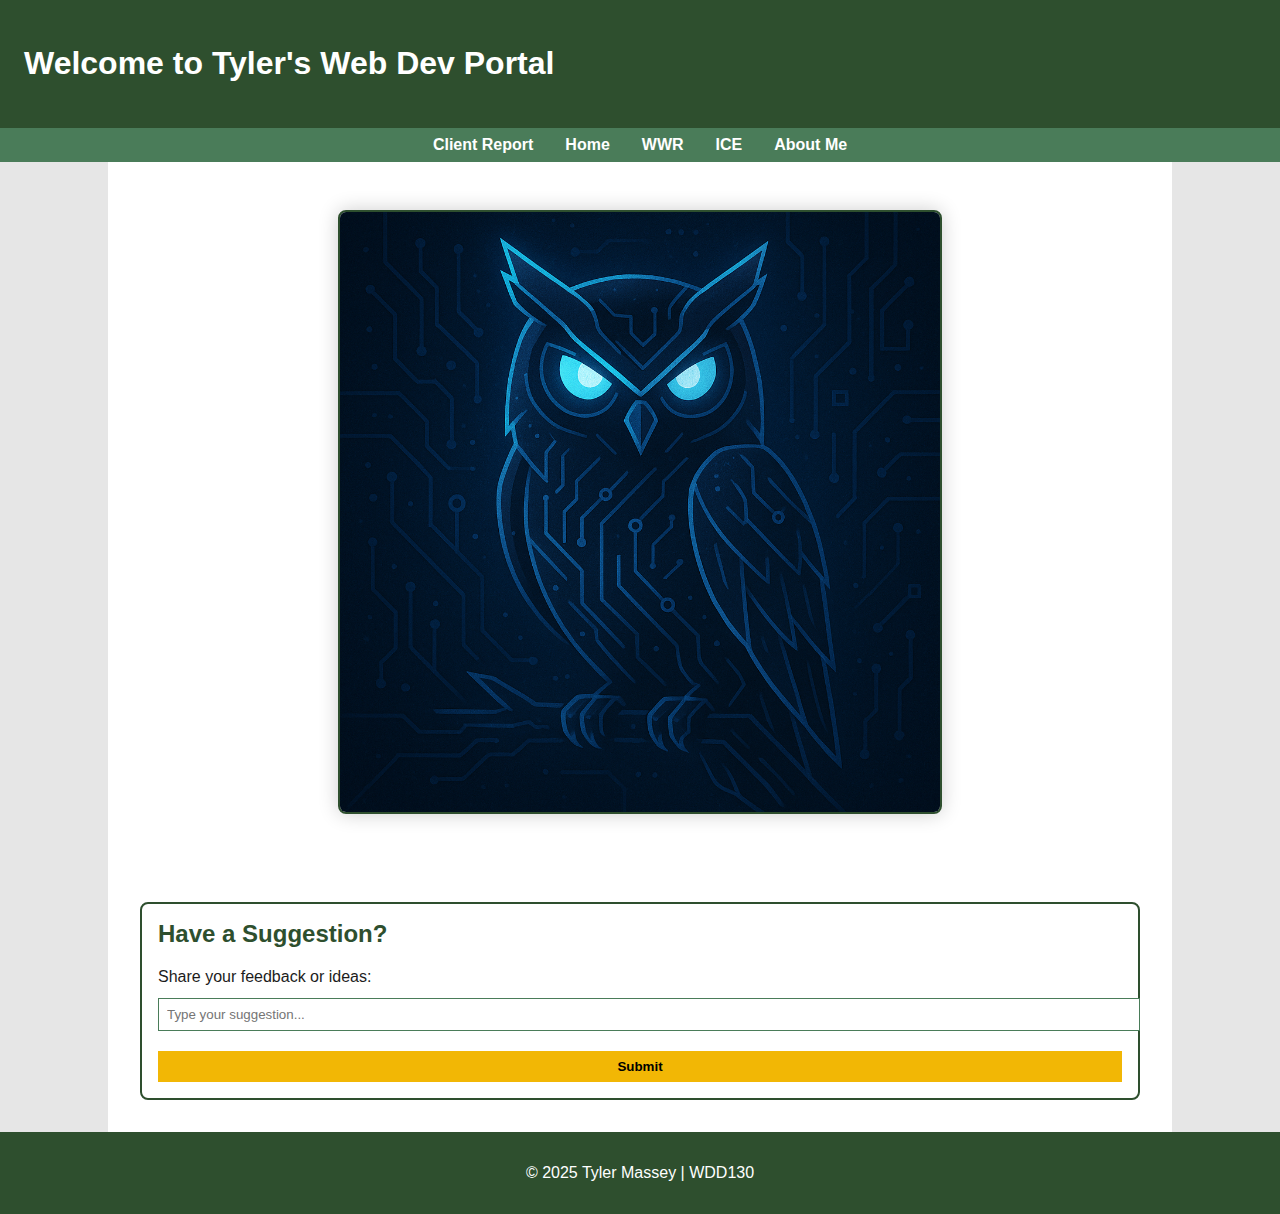
<file: index.html>
<!DOCTYPE html>
<html lang="en">
<head>
  <meta charset="UTF-8" />
  <meta name="viewport" content="width=device-width, initial-scale=1.0" />
  <title>Tyler Massey | WDD130 Portal</title>
  <link rel="stylesheet" href="styles/style.css" />
</head>
<body>
  <header>
    <h1>Welcome to Tyler's Web Dev Portal</h1>
  </header>

  <nav>
    <ul>
      <li><a href="wdd130/client_report.html">Client Report</a></li>
      <li><a href="index.html">Home</a></li>
      <li><a href="wwr/index.html">WWR</a></li>
      <li><a href="ICE/index.html">ICE</a></li>
      <li><a href="aboutme.html">About Me</a></li>
    </ul>
  </nav>

  <main>
    <section class="intro-banner">
      <img src="images/logo.png" alt="Circuit Owl Logo" />
    </section>


      </a>
    </div>
  </section>
      <section class="suggestion-box">
        <h2>Have a Suggestion?</h2>
        <form id="suggestionForm" onsubmit="handleSubmit(event)"> 
          <label for="suggestion">Share your feedback or ideas:</label>
          <input type="text" id="suggestion" name="suggestion" placeholder="Type your suggestion..." required />
          <button type="submit">Submit</button>
        </form>
      </section>

  </main>

  <footer>
    <p>&copy; 2025 Tyler Massey | WDD130</p>
  </footer>
</body>
</html>
</file>
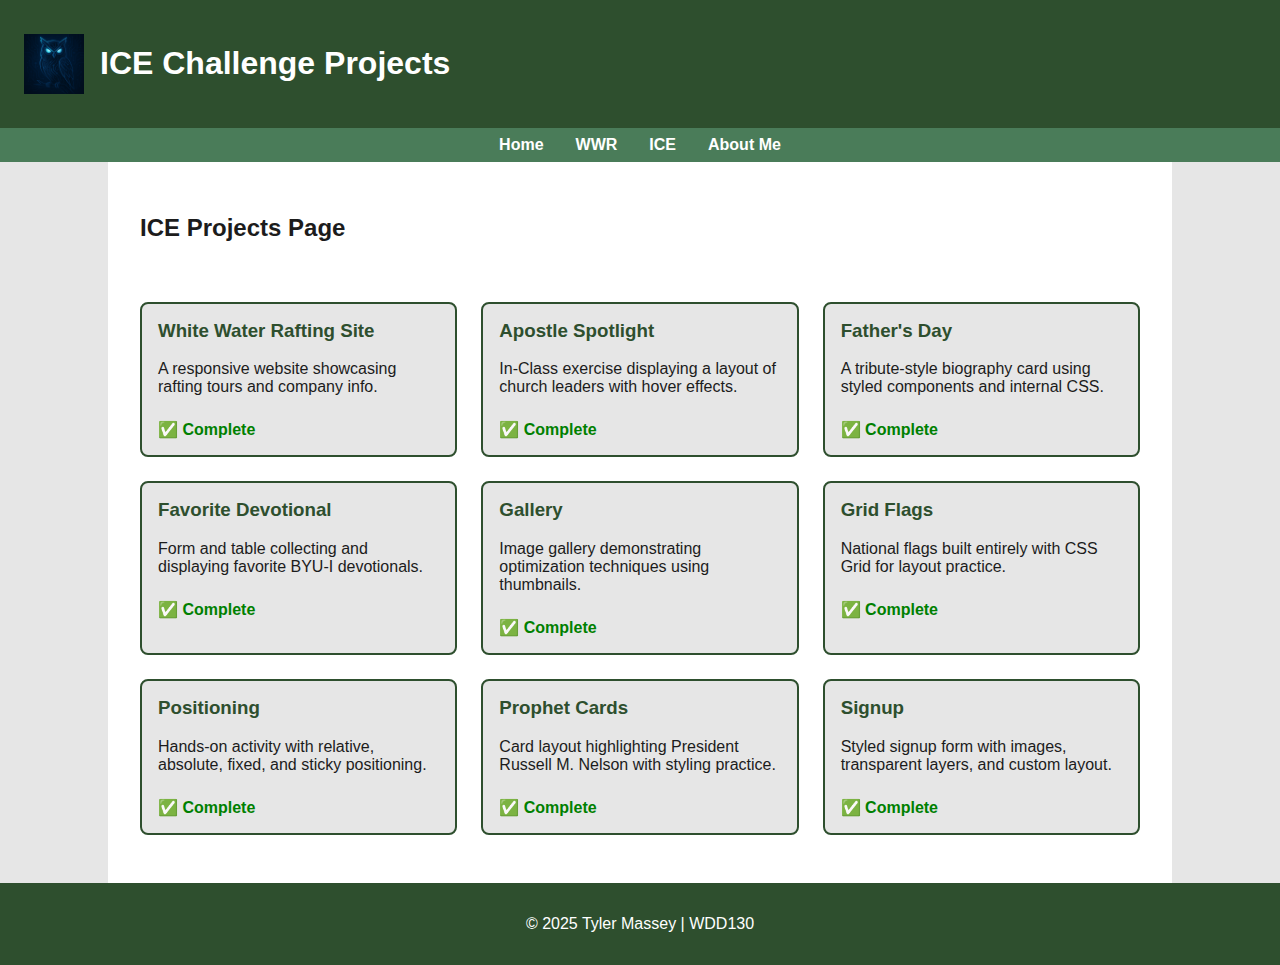
<file: ICE/index.html>
<!DOCTYPE html>
<html lang="en">
<head>
  <meta charset="UTF-8" />
  <meta name="viewport" content="width=device-width, initial-scale=1.0" />
  <title>ICE | Tyler Massey</title>
  <link rel="stylesheet" href="../styles/style.css" />
</head>
<body>
  <header>
    <img src="../images/logo.png" alt="Site Logo" />
    <h1>ICE Challenge Projects</h1>
  </header>

  <nav>
    <ul>
      <li><a href="../index.html">Home</a></li>
      <li><a href="../wwr/index.html">WWR</a></li>
      <li><a href="../ICE/index.html">ICE</a></li>
      <li><a href="../aboutme.html">About Me</a></li>
    </ul>
  </nav>

  <main>
  <h2>ICE Projects Page</h2>
<section class="projects">
  <div class="project-grid">

    <a href="../wwr/index.html" class="project-card">
      <h3>White Water Rafting Site</h3>
      <p>A responsive website showcasing rafting tours and company info.</p>
      <span class="status complete">✅ Complete</span>
    </a>

    <a href="apostle_spotlight/apostle_spotlight/apostles.html" target="_blank" class="project-card">
      <h3>Apostle Spotlight</h3>
      <p>In-Class exercise displaying a layout of church leaders with hover effects.</p>
      <span class="status complete">✅ Complete</span>
    </a>

    <a href="fathersday/fathersday/index.html" target="_blank" class="project-card">
      <h3>Father's Day</h3>
      <p>A tribute-style biography card using styled components and internal CSS.</p>
      <span class="status complete">✅ Complete</span>
    </a>

    <a href="favorite_devo/favorite_devo/favdevo.html" target="_blank" class="project-card">
      <h3>Favorite Devotional</h3>
      <p>Form and table collecting and displaying favorite BYU-I devotionals.</p>
      <span class="status complete">✅ Complete</span>
    </a>

    <a href="gallery/gallery/gallery.html" target="_blank" class="project-card">
      <h3>Gallery</h3>
      <p>Image gallery demonstrating optimization techniques using thumbnails.</p>
      <span class="status complete">✅ Complete</span>
    </a>

    <a href="grid_flags/grid_flags/flags.html" target="_blank" class="project-card">
      <h3>Grid Flags</h3>
      <p>National flags built entirely with CSS Grid for layout practice.</p>
      <span class="status complete">✅ Complete</span>
    </a>

    <a href="positioning/positioning/positioning.html" target="_blank" class="project-card">
      <h3>Positioning</h3>
      <p>Hands-on activity with relative, absolute, fixed, and sticky positioning.</p>
      <span class="status complete">✅ Complete</span>
    </a>

    <a href="prophet_cards/nelson.html" target="_blank" class="project-card">
      <h3>Prophet Cards</h3>
      <p>Card layout highlighting President Russell M. Nelson with styling practice.</p>
      <span class="status complete">✅ Complete</span>
    </a>

    <a href="signup/signup/signup.html" target="_blank" class="project-card">
      <h3>Signup</h3>
      <p>Styled signup form with images, transparent layers, and custom layout.</p>
      <span class="status complete">✅ Complete</span>
    </a>

  </div>
</section>

  </main>

  <footer>
    <p>&copy; 2025 Tyler Massey | WDD130</p>
  </footer>
</body>
</html>
</file>
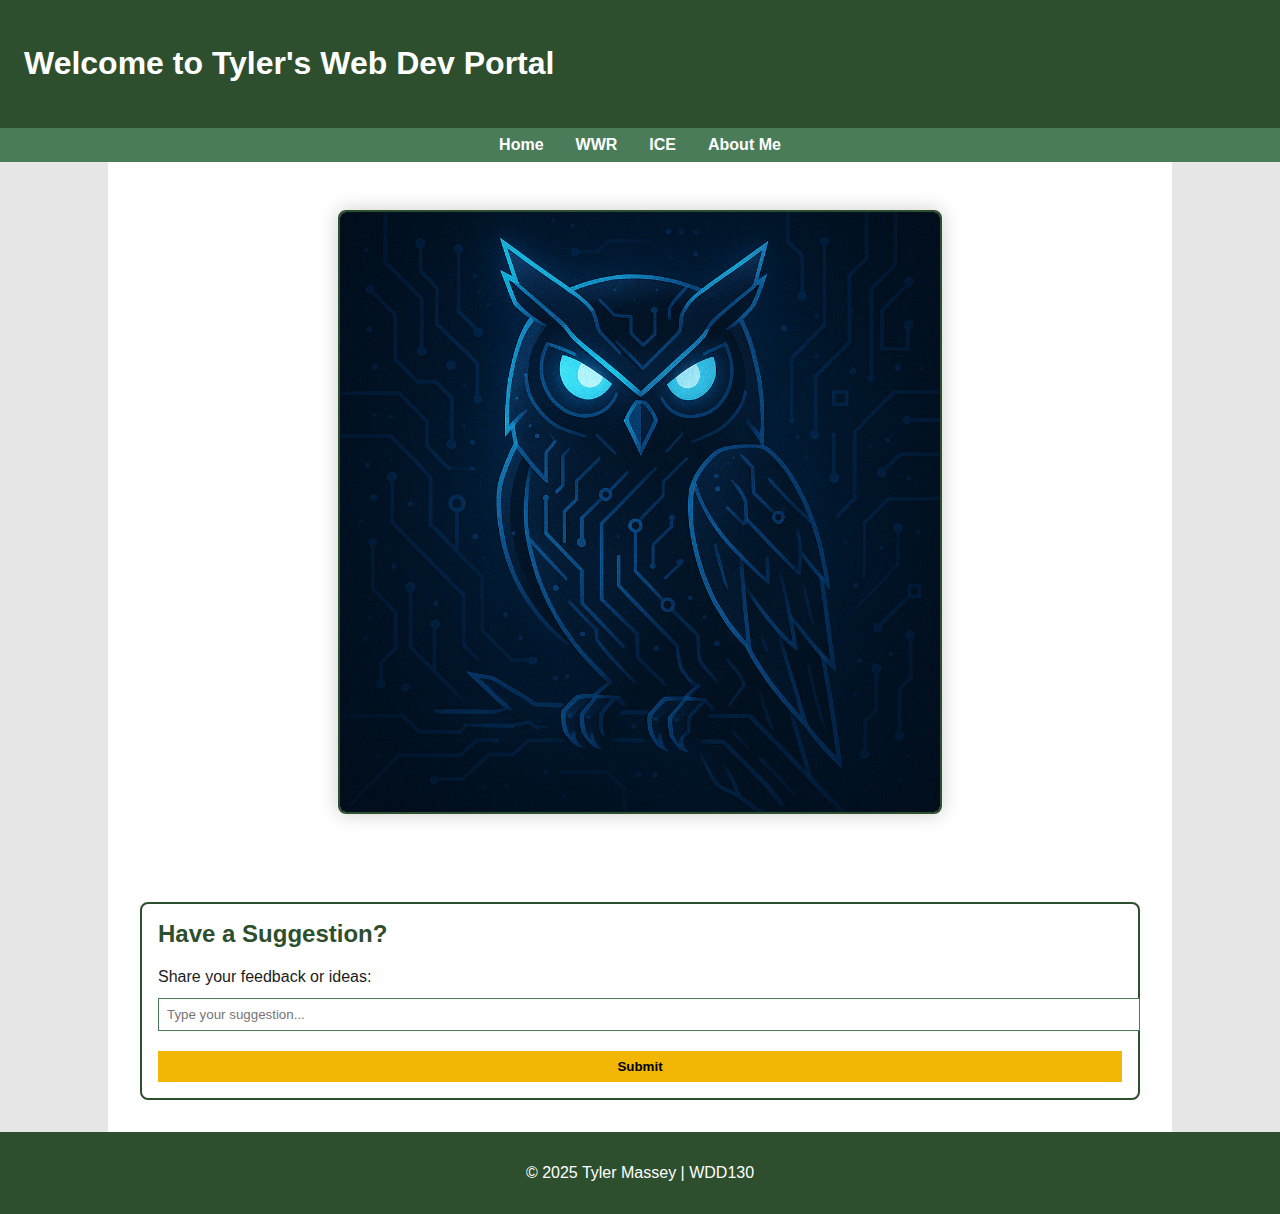
<file: wdd130/index.html>
<!DOCTYPE html>
<html lang="en">
<head>
  <meta charset="UTF-8" />
  <meta name="viewport" content="width=device-width, initial-scale=1.0" />
  <title>Tyler Massey | WDD130 Portal</title>
  <link rel="stylesheet" href="styles/style.css" />
</head>
<body>
  <header>
    <h1>Welcome to Tyler's Web Dev Portal</h1>
  </header>

  <nav>
    <ul>
      <li><a href="../index.html">Home</a></li>
      <li><a href="/wwr/index.html">WWR</a></li>
      <li><a href="../ICE/index.html">ICE</a></li>
      <li><a href="../aboutme.html">About Me</a></li>
    </ul>
  </nav>

  <main>
    <section class="intro-banner">
      <img src="images/logo.png" alt="Circuit Owl Logo" />
    </section>


      </a>
    </div>
  </section>
      <section class="suggestion-box">
        <h2>Have a Suggestion?</h2>
        <form id="suggestionForm" onsubmit="handleSubmit(event)"> 
          <label for="suggestion">Share your feedback or ideas:</label>
          <input type="text" id="suggestion" name="suggestion" placeholder="Type your suggestion..." required />
          <button type="submit">Submit</button>
        </form>
      </section>

  </main>

  <footer>
    <p>&copy; 2025 Tyler Massey | WDD130</p>
  </footer>
</body>
</html>
</file>
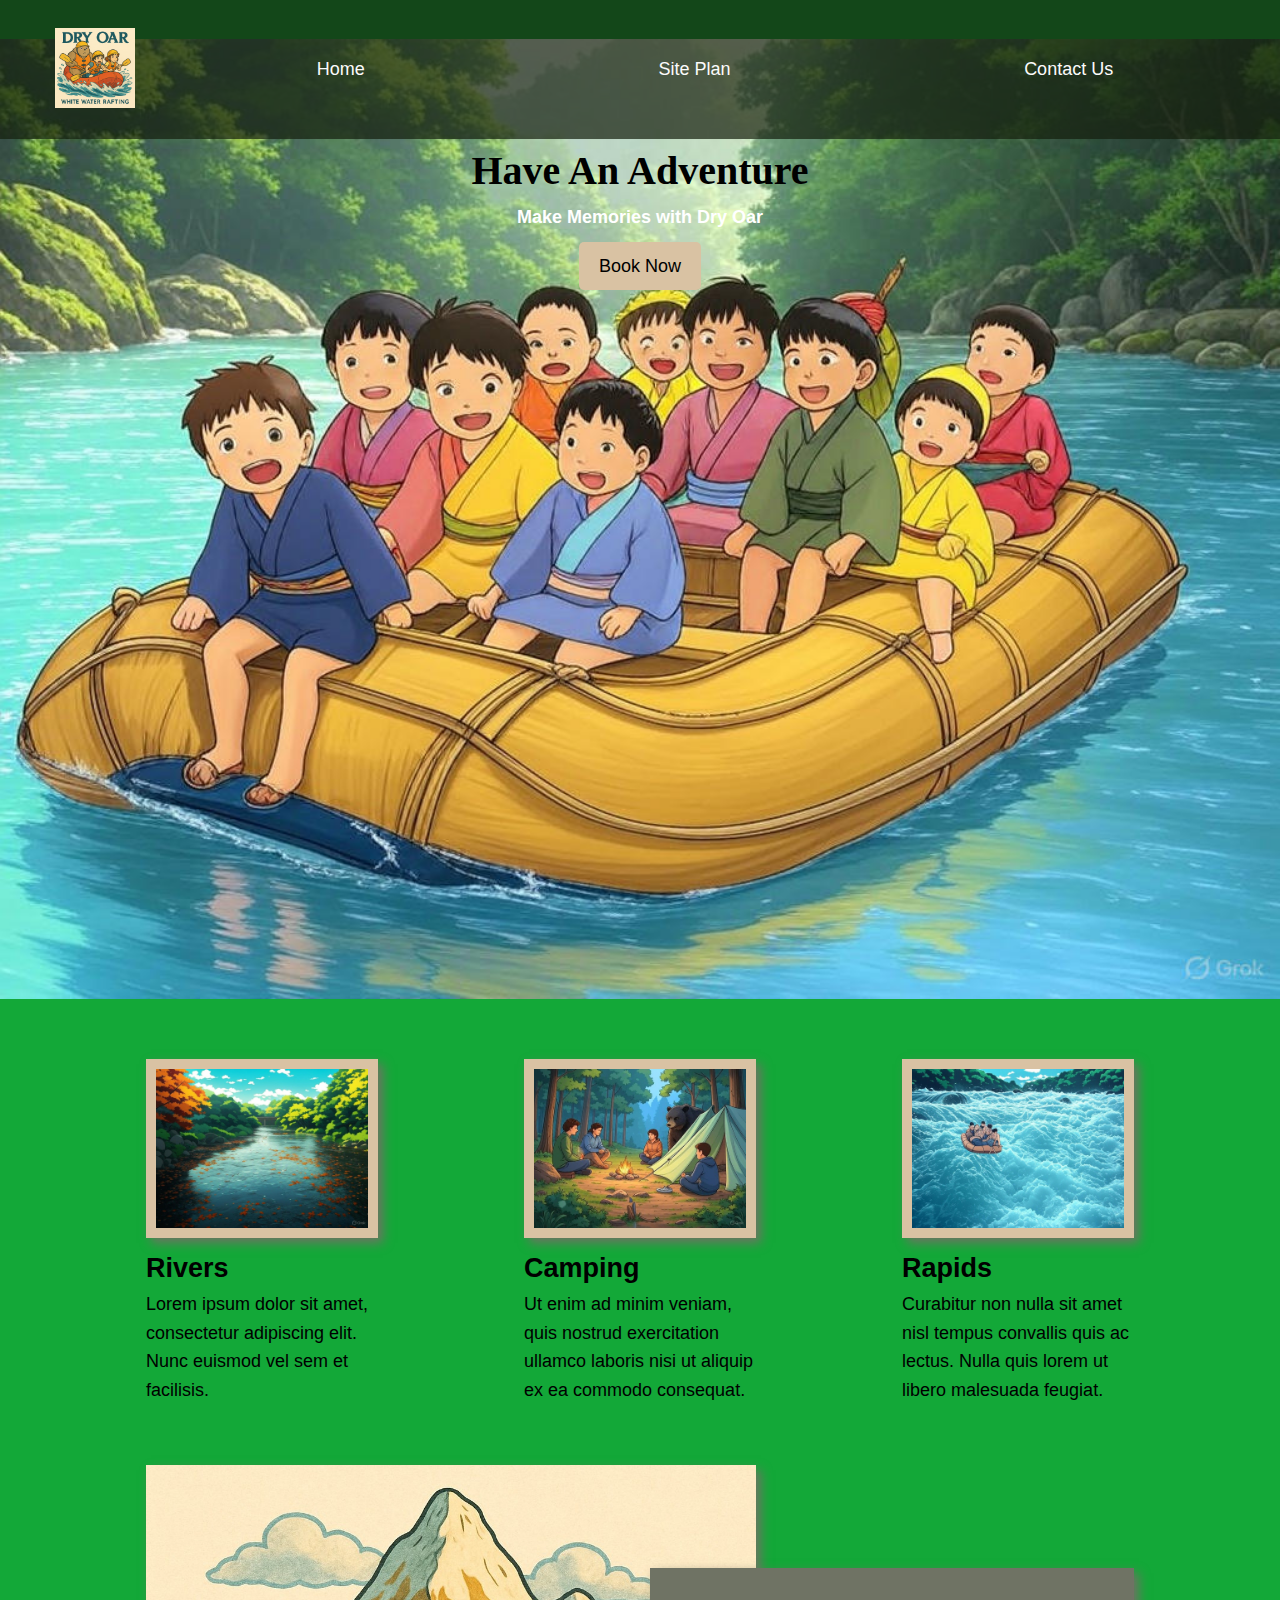
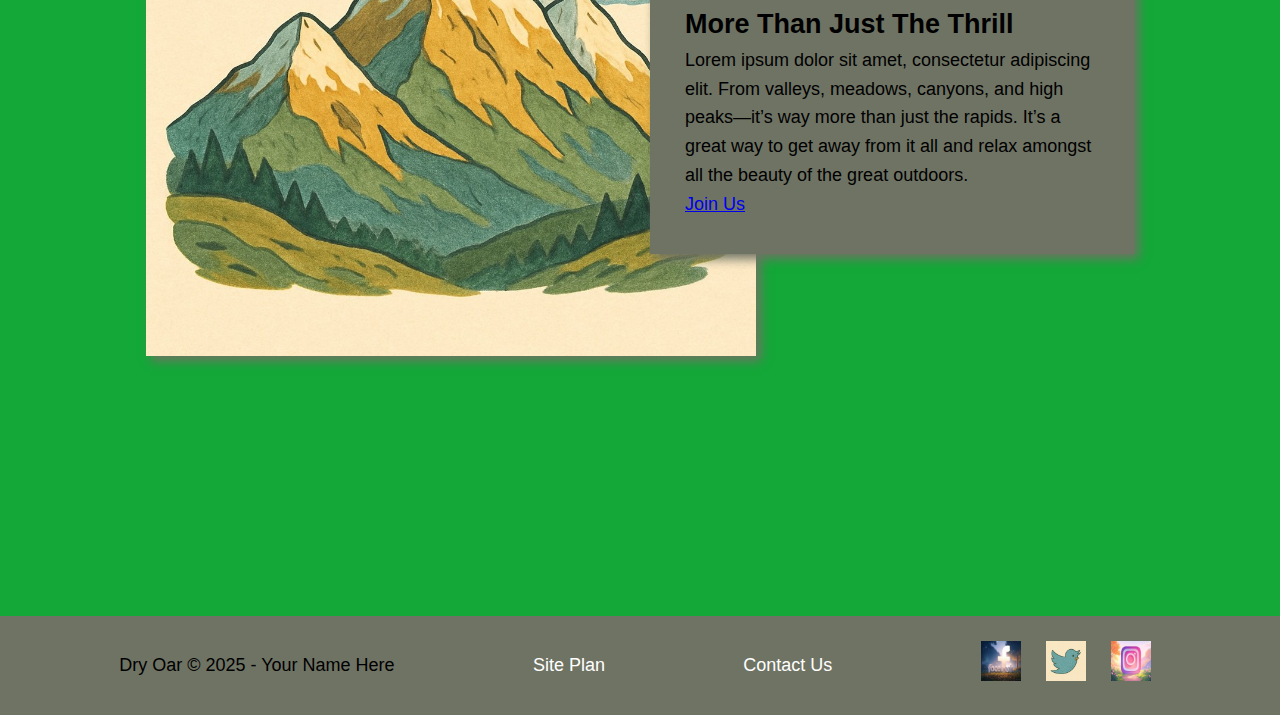
<file: wwr/index.html>
<!DOCTYPE html>
<html lang="en">
<head>
  <meta charset="UTF-8">
  <meta name="viewport" content="width=device-width, initial-scale=1.0">
  <title>Dry Oar | Home</title>
  <link rel="stylesheet" href="styles/styles.css">
</head>
<body>
  <header>
    <a id="logo_link" href="index.html">
      <img class="logo" src="images/logo.png" alt="Dry Oar Logo">
    </a>
    <nav>
      <a href="../index.html">Home</a>
      <a href="site-plan-rafting.html"target='_blank'>Site Plan</a>
      <a href="contactus.html" target="_blank">Contact Us</a>
    </nav>
  </header>

  <div id="hero">
    <div id="hero-box">
      <img id="hero-img" src="images/rafting.png.jpg" alt="People enjoying white water rafting">
    </div>
    <section id="hero-msg">
      <h1 class="home-title">Have An Adventure</h1>
      <h4>Make Memories with Dry Oar</h4>
      <div class="button-box">
        <a class="book" href="contactus.html">Book Now</a>
      </div>
    </section>
  </div>

  <main class="home-grid">
    <section class="rivers-card">
      <img class="card-img" src="images/rivers.jpg" alt="river in forest">
      <h2>Rivers</h2>
      <p>Lorem ipsum dolor sit amet, consectetur adipiscing elit. Nunc euismod vel sem et facilisis.</p>
    </section>

    <section class="camping-card">
      <img class="card-img" src="images/camping.jpg" alt="tent in mountains">
      <h2>Camping</h2>
      <p>Ut enim ad minim veniam, quis nostrud exercitation ullamco laboris nisi ut aliquip ex ea commodo consequat.</p>
    </section>

    <section class="rapids-card">
      <img class="card-img" src="images/rapids.jpg" alt="rafting boat">
      <h2>Rapids</h2>
      <p>Curabitur non nulla sit amet nisl tempus convallis quis ac lectus. Nulla quis lorem ut libero malesuada feugiat.</p>
    </section>

    <div id="background"></div>
    <img class="mountains" src="images/mountains.jpg" alt="Misty mountains">

    <section class="msg">
      <h2>More Than Just The Thrill</h2>
      <p>Lorem ipsum dolor sit amet, consectetur adipiscing elit. From valleys, meadows, canyons, and high peaks—it’s way more than just the rapids.
      It’s a great way to get away from it all and relax amongst all the beauty of the great outdoors.</p>
      <a class="join" href="rivers.html">Join Us</a>
    </section>
  </main>

  <footer>
    <p>Dry Oar © 2025 - Your Name Here</p>
    <p><a href="site-plan-rafting.html">Site Plan</a></p>
    <p><a href="contactus.html">Contact Us</a></p>
    <div class="social">
      <a href="https://facebook.com" target="_blank">
        <img src="images/facebook.jpg" alt="fb icon">
      </a>
      <a href="https://twitter.com" target="_blank">
        <img src="images/twitter.png" alt="twitter icon">
      </a>
      <a href="https://instagram.com" target="_blank">
        <img src="images/instagram.jpg" alt="instagram icon">
      </a>
    </div>
  </footer>
</body>
</html>
</file>
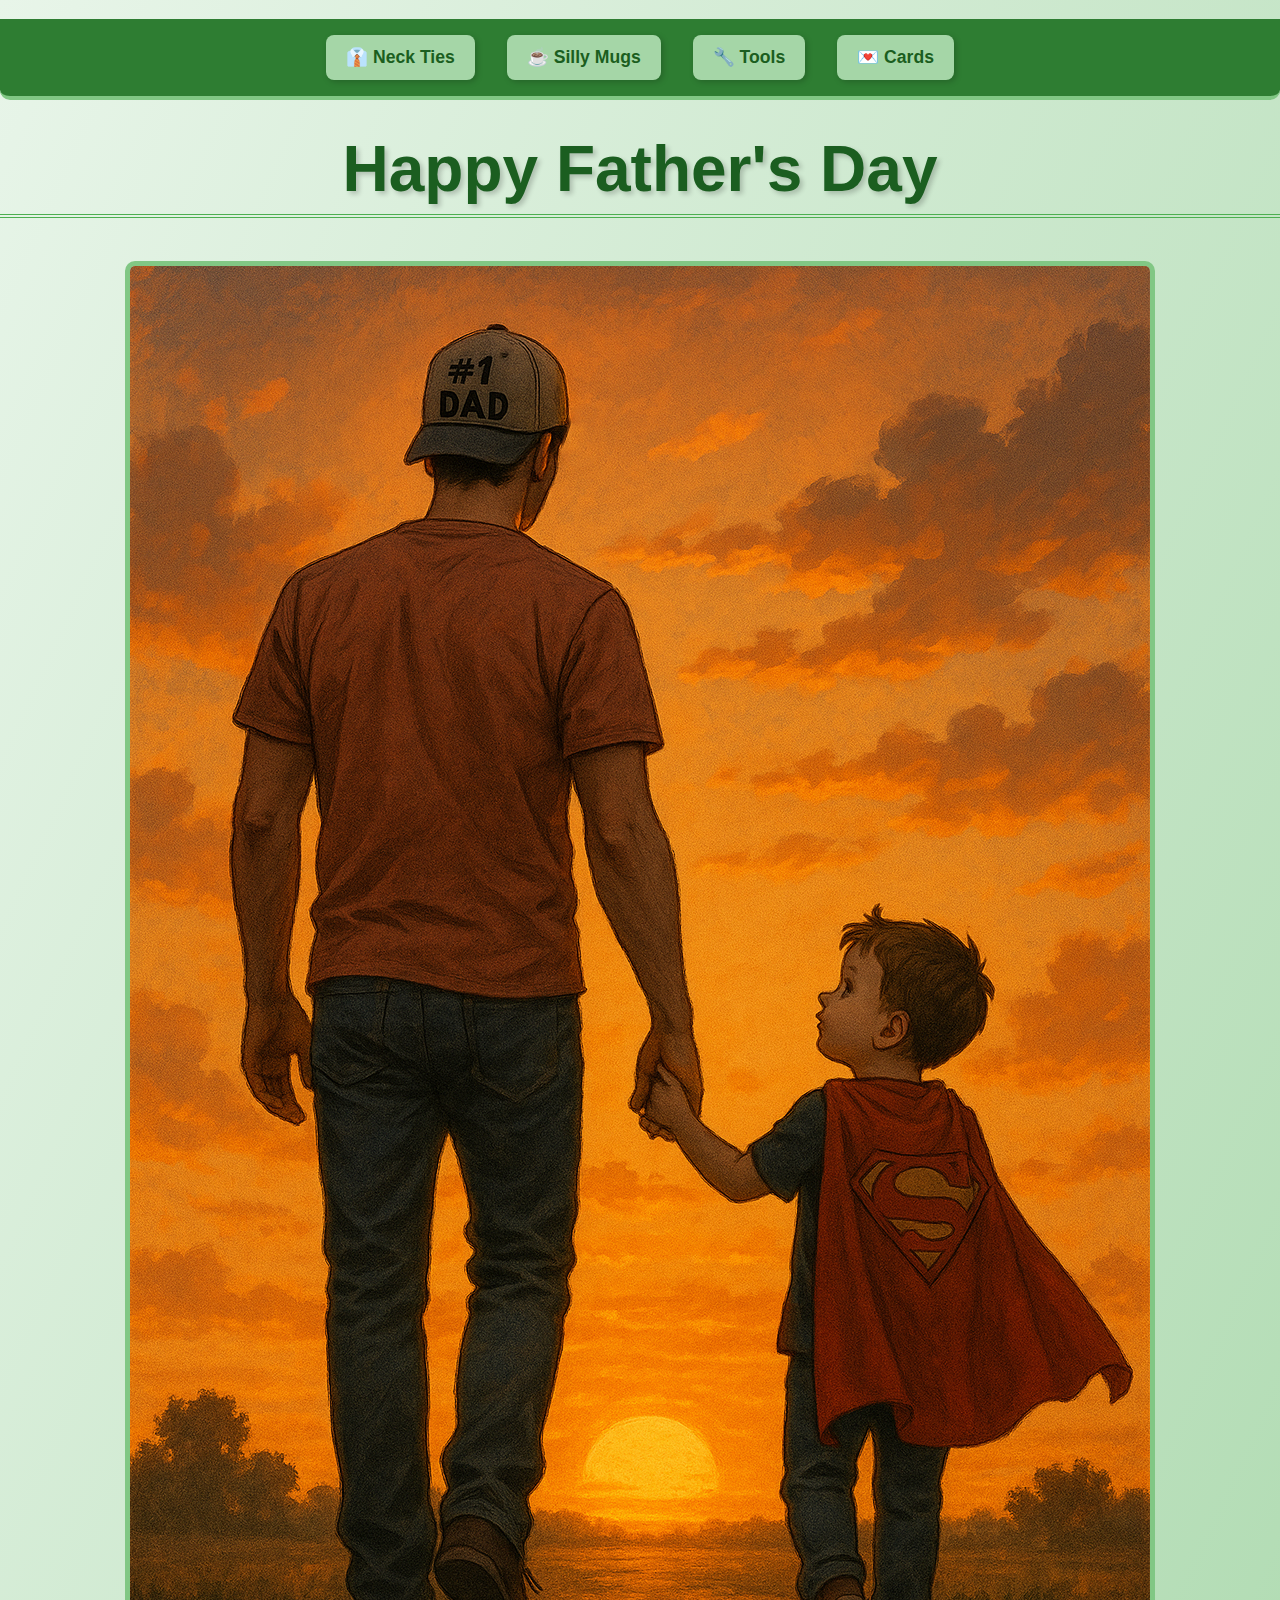
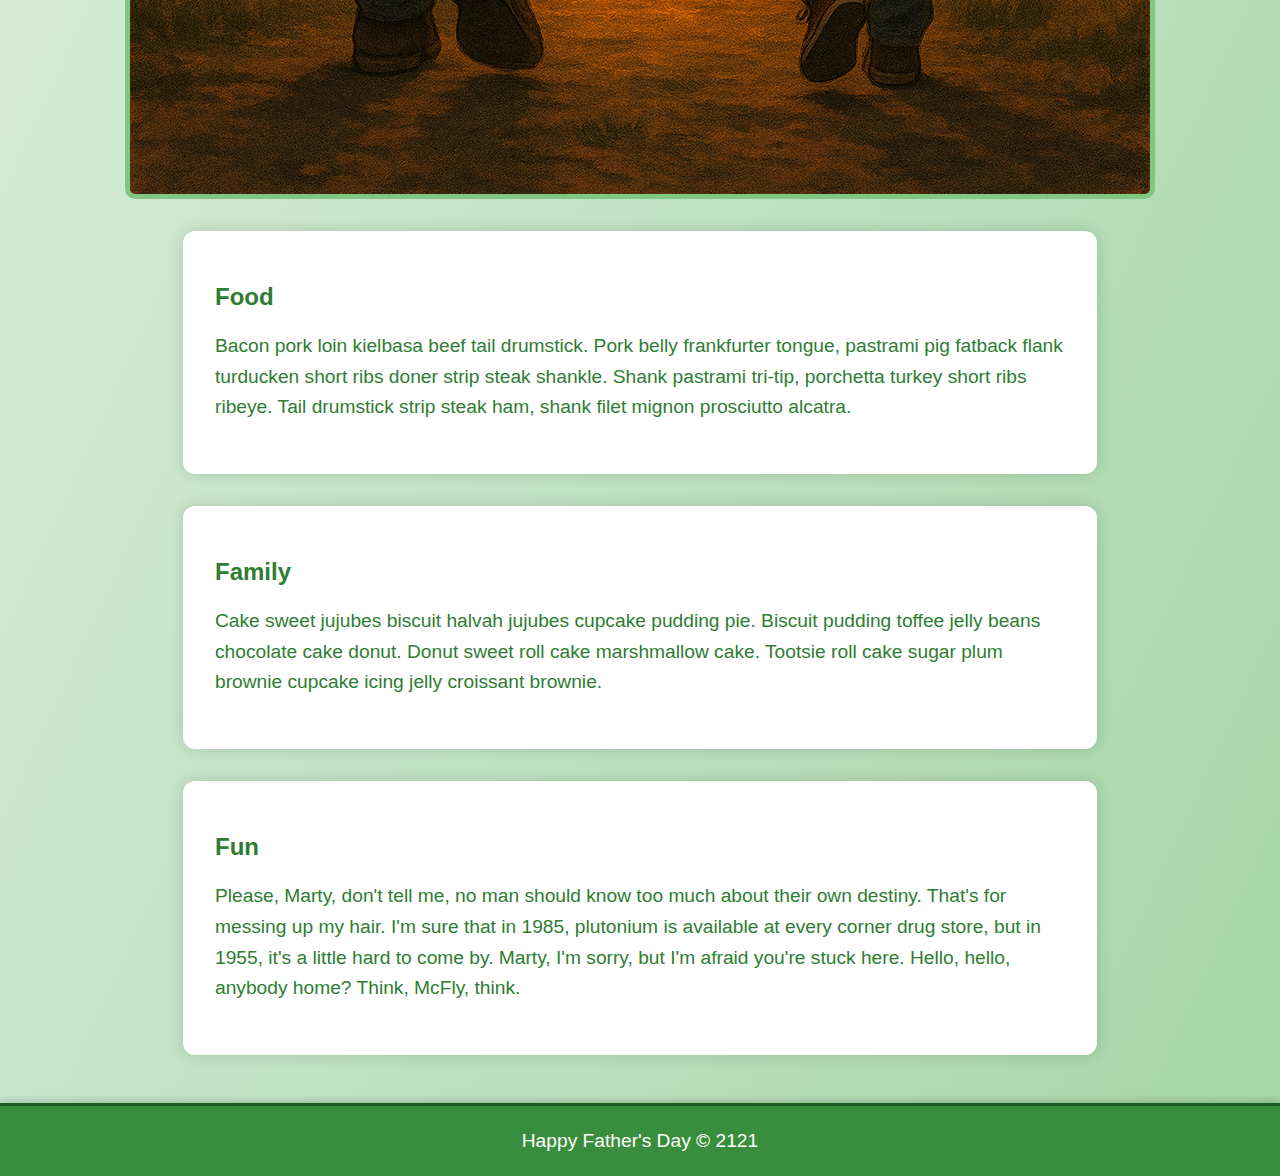
<file: ICE/fathersday/fathersday/index.html>
<!DOCTYPE html>
<html lang="en">

<head>
    <meta charset="UTF-8">
    <meta name="viewport" content="width=device-width, initial-scale=1.0">
    <title>Father's Day Page</title>
    <link rel="stylesheet" href="styles/styles.css">
</head>

<body>
    <div id="wrapper">
        <header>
            <nav>
                <ul>
                    <li>Neck Ties</li>
                    <li>Silly Mugs</li>
                    <li>Tools</li>
                    <li>Cards</li>
                </ul>
            </nav>
        </header>
        <main>
            <h1>Happy Father's Day</h1>
            <img src="images/fathersday.png">
            <section>
                <h2>Food</h2>
                <p>Bacon pork loin kielbasa beef tail drumstick. Pork belly frankfurter tongue,
                     pastrami pig fatback flank turducken short ribs doner strip steak shankle.
                      Shank pastrami tri-tip, porchetta turkey short ribs ribeye. 
                      Tail drumstick strip steak ham, shank filet mignon prosciutto alcatra. </p>
            </section>
            <section>
                <h2>Family</h2>
                <p>Cake sweet jujubes biscuit halvah jujubes cupcake pudding pie. Biscuit
                    pudding toffee jelly beans chocolate cake donut. Donut sweet roll cake
                    marshmallow cake. Tootsie roll cake sugar plum brownie cupcake icing
                    jelly croissant brownie.</p>
            </section>
            <section>
                <h2>Fun</h2>
                <p>Please, Marty, don't tell me, no man should know too much about their own
                     destiny. That's for messing up my hair. I'm sure that in 1985, 
                     plutonium is available at every corner drug store, but in 1955, 
                     it's a little hard to come by. Marty, I'm sorry, but I'm afraid 
                     you're stuck here. Hello, hello, anybody home? Think, McFly, think. 
                     </p>
            </section>
        </main>
        <footer>
            Happy Father's Day &copy; 2121
        </footer>
    </div>
</body>

</html>
</file>
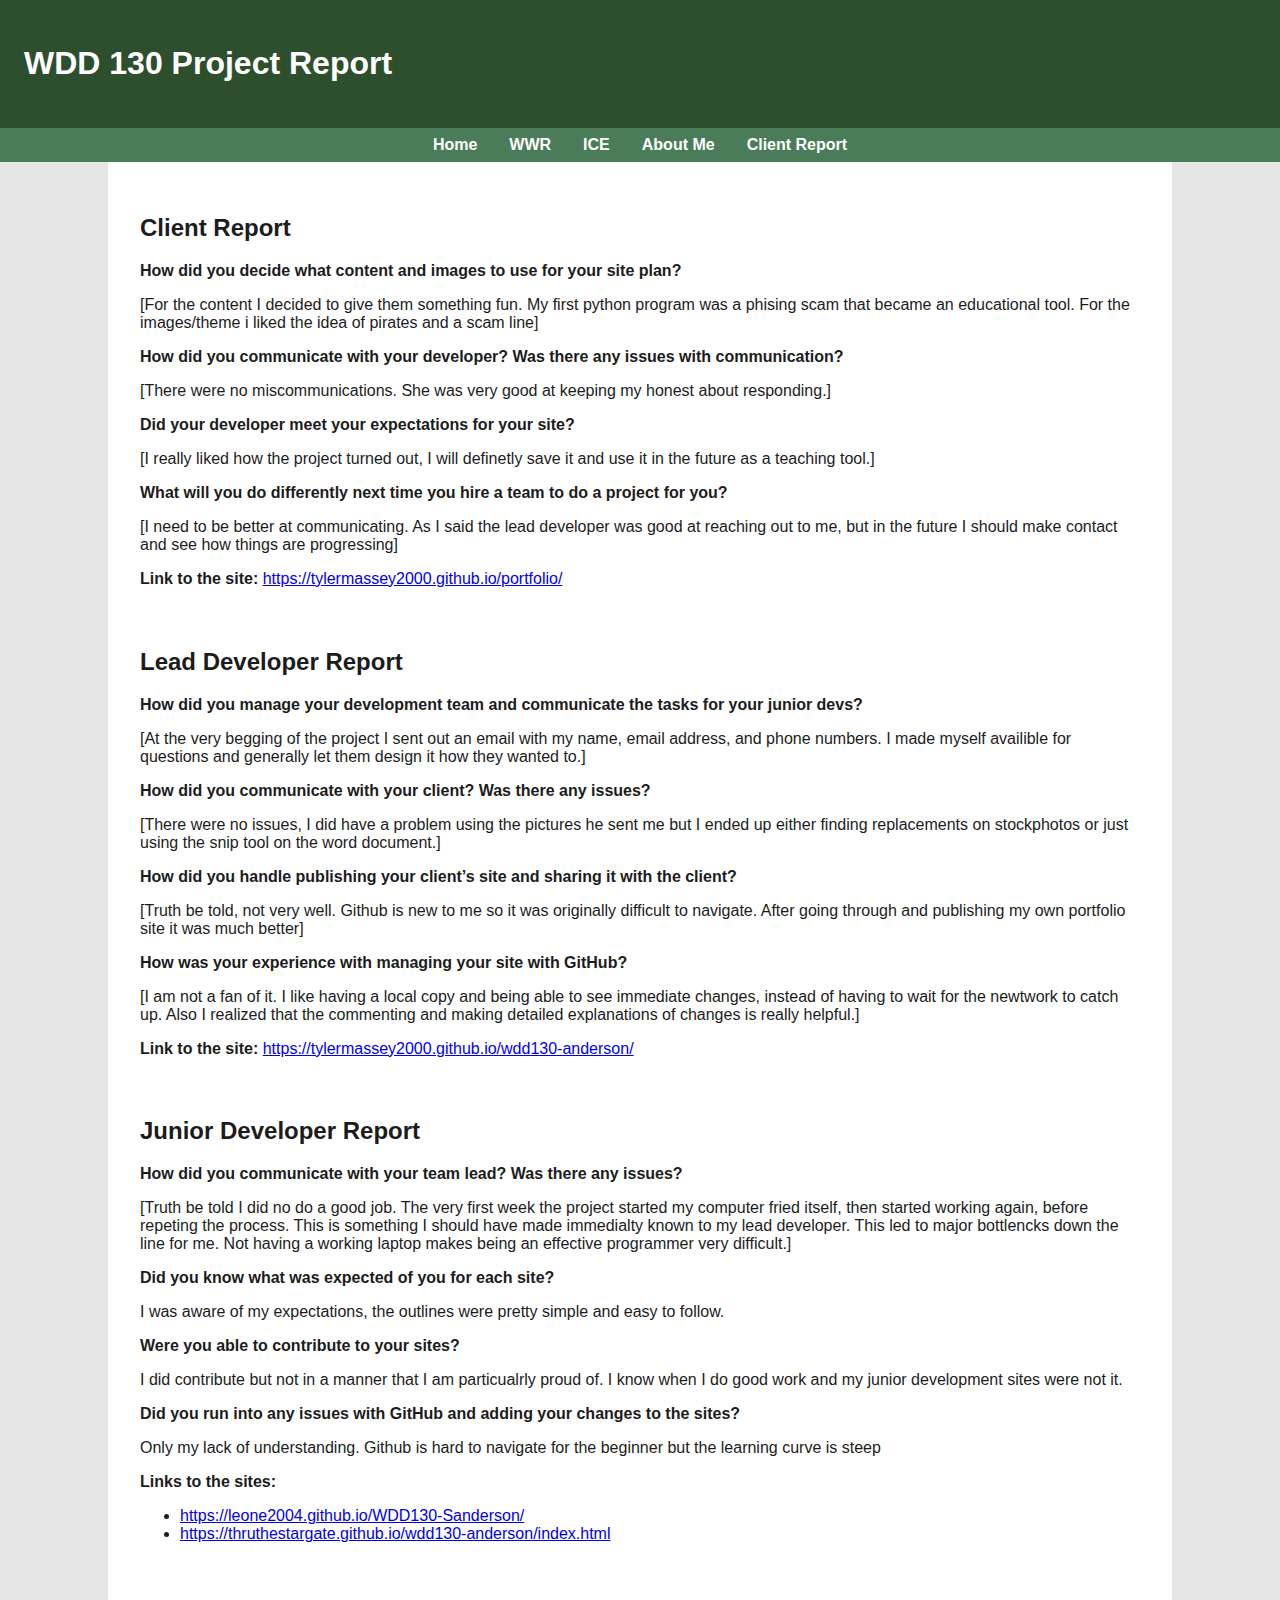
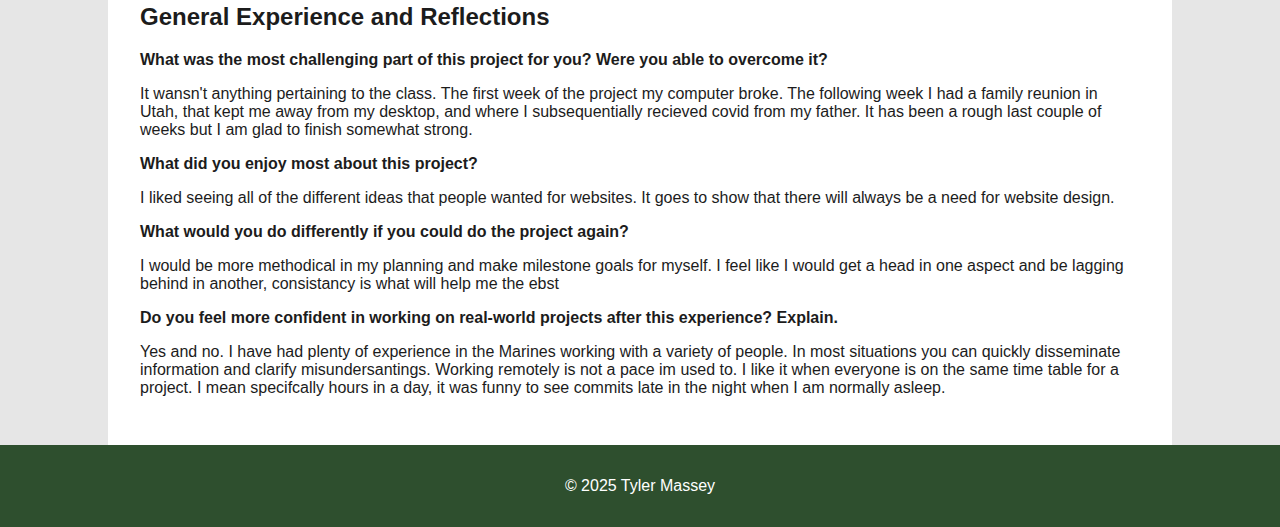
<file: client_report.html>
<!DOCTYPE html>
<html lang="en">
<head>
  <meta charset="UTF-8" />
  <meta name="viewport" content="width=device-width, initial-scale=1.0" />
  <title>Client Report</title>
  <link rel="stylesheet" href="styles/style.css" />
</head>
<body>
  <header>
    <h1>WDD 130 Project Report</h1>
  </header>

<nav>
  <ul>
    <li><a href="index.html">Home</a></li>
    <li><a href="WWR/index.html">WWR</a></li>
    <li><a href="ICE/index.html">ICE</a></li>
    <li><a href="aboutme.html">About Me</a></li>
    <li><a href="client_report.html">Client Report</a></li>
  </ul>
</nav>
  
  <main>
    <section>
      <h2>Client Report</h2>
      <p><strong>How did you decide what content and images to use for your site plan?</strong></p>
      <p>[For the content I decided to give them something fun. My first python program was a phising scam that became an educational tool. For the images/theme i liked the idea of pirates and a scam line]</p>

      <p><strong>How did you communicate with your developer? Was there any issues with communication?</strong></p>
      <p>[There were no miscommunications. She was very good at keeping my honest about responding.]</p>

      <p><strong>Did your developer meet your expectations for your site?</strong></p>
      <p>[I really liked how the project turned out, I will definetly save it and use it in the future as a teaching tool.]</p>

      <p><strong>What will you do differently next time you hire a team to do a project for you?</strong></p>
      <p>[I need to be better at communicating. As I said the lead developer was good at reaching out to me, but in the future I should make contact and see how things are progressing]</p>

      <p><strong>Link to the site:</strong> <a href="https://tylermassey2000.github.io/portfolio/">https://tylermassey2000.github.io/portfolio/</a></p>
    </section>

    <section>
      <h2>Lead Developer Report</h2>
      <p><strong>How did you manage your development team and communicate the tasks for your junior devs?</strong></p>
      <p>[At the very begging of the project I sent out an email with my name, email address, and phone numbers. I made myself availible for questions and generally let them design it how they wanted  to.]</p>

      <p><strong>How did you communicate with your client? Was there any issues?</strong></p>
      <p>[There were no issues, I did have a problem using the pictures he sent me but I ended up either finding replacements on stockphotos or just using the snip tool on the word document.]</p>

      <p><strong>How did you handle publishing your client’s site and sharing it with the client?</strong></p>
      <p>[Truth be told, not very well. Github is new to me so it was originally difficult to navigate. After going through and publishing my own portfolio site it was much better]</p>

      <p><strong>How was your experience with managing your site with GitHub?</strong></p>
      <p>[I am not a fan of it. I like having a local copy and being able to see immediate changes, instead of having to wait for the newtwork to catch up. Also I realized that the commenting and making detailed explanations of changes is really helpful.]</p>

      <p><strong>Link to the site:</strong> <a href="https://tylermassey2000.github.io/wdd130-anderson/">https://tylermassey2000.github.io/wdd130-anderson/</a></p>
    </section>

    <section>
      <h2>Junior Developer Report</h2>
      <p><strong>How did you communicate with your team lead? Was there any issues?</strong></p>
      <p>[Truth be told I did no do a good job. The very first week the project started my computer fried itself, then started working again, before repeting the process. This is something I should have made immedialty known to my lead developer. This led to major bottlencks down the line for me.  Not having a working laptop makes being an effective programmer very difficult.]</p>

      <p><strong>Did you know what was expected of you for each site?</strong></p>
      <p>I was aware of my expectations, the outlines were pretty simple and easy to follow.</p>

      <p><strong>Were you able to contribute to your sites?</strong></p>
      <p>I did contribute but not in a manner that I am particualrly proud of. I know when I do good work and my junior development sites were not it.</p>

      <p><strong>Did you run into any issues with GitHub and adding your changes to the sites?</strong></p>
      <p>Only my lack of understanding. Github is hard to navigate for the beginner but the learning curve is steep</p>

      <p><strong>Links to the sites:</strong></p>
      <ul>
        <li><a href="https://leone2004.github.io/WDD130-Sanderson/">https://leone2004.github.io/WDD130-Sanderson/</a></li>
        <li><a href="https://thruthestargate.github.io/wdd130-anderson/index.html">https://thruthestargate.github.io/wdd130-anderson/index.html</a></li>
        <!-- Add more if needed -->
      </ul>
    </section>

    <section>
      <h2>General Experience and Reflections</h2>
      <p><strong>What was the most challenging part of this project for you? Were you able to overcome it?</strong></p>
      <p>It wansn't anything pertaining to the class. The first week of the project my computer broke. The following week I had a family reunion in Utah, that kept me away from my desktop, and where I subsequentially recieved covid from my father. It has been a rough last couple of weeks but I am glad to finish somewhat strong. </p>

      <p><strong>What did you enjoy most about this project?</strong></p>
      <p>I liked seeing all of the different ideas that people wanted for websites. It goes to show that there will always be a need for website design.</p>

      <p><strong>What would you do differently if you could do the project again?</strong></p>
      <p>I would be more methodical in my planning and make milestone goals for myself. I feel like I would get a head in one aspect and be lagging behind in another, consistancy is what will help me the ebst</p>

      <p><strong>Do you feel more confident in working on real-world projects after this experience? Explain.</strong></p>
      <p>Yes and no. I have had plenty of experience in the Marines working with a variety of people. In most situations you can quickly disseminate information and clarify misundersantings. Working remotely is not a pace im used to. I like it when everyone is on the same time table for a project. I mean specifcally hours in a day, it was funny to see commits late in the night when I am normally asleep. </p>
    </section>
  </main>

  <footer>
    <p>&copy; 2025 Tyler Massey</p>
  </footer>
</body>
</html>
</file>
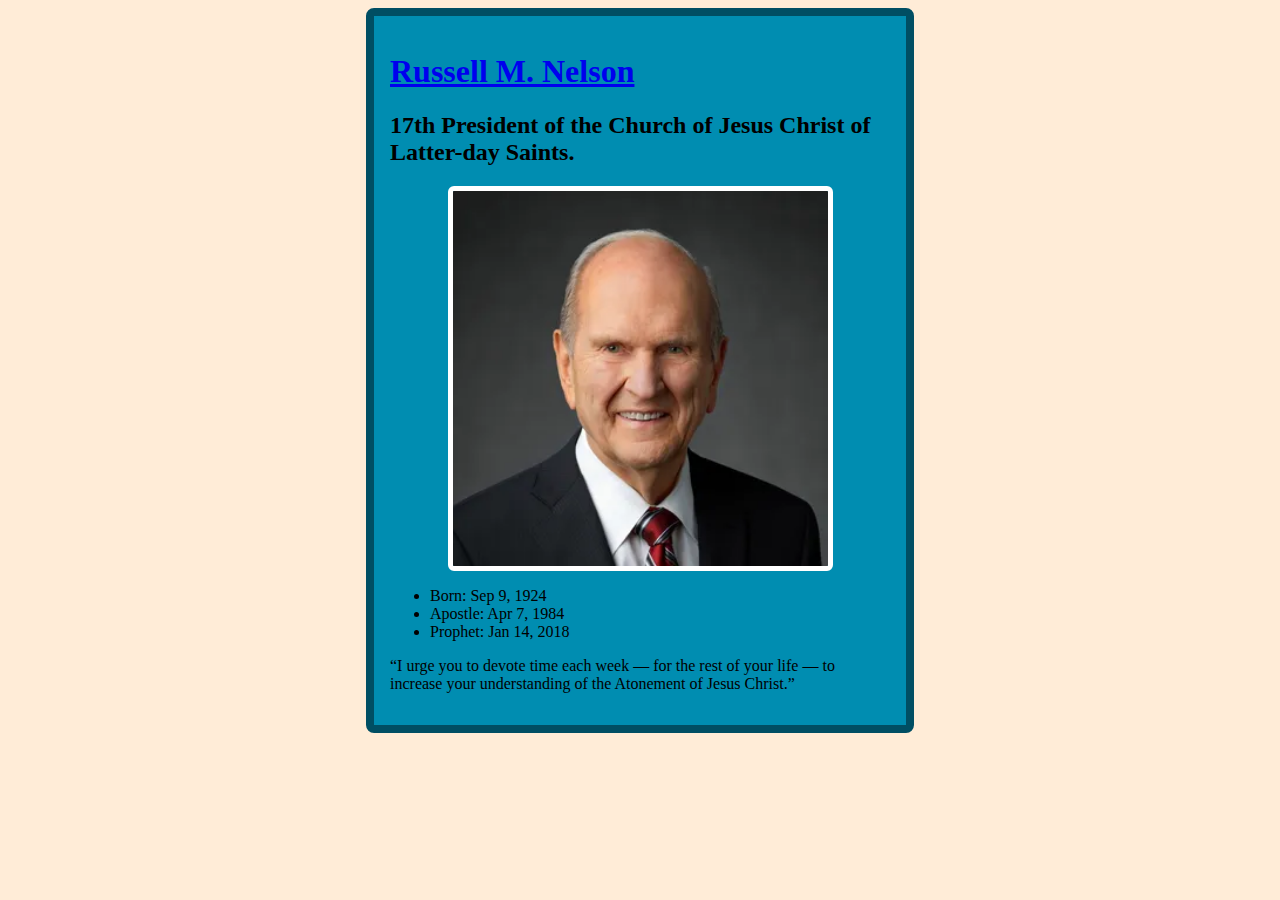
<file: ICE/prophet_cards/nelson.html>
<!DOCTYPE html>
<html lang="en">
<head>
  <meta charset="UTF-8">
  <meta name="viewport" content="width=device-width, initial-scale=1.0">
  <title>Russell M. Nelson</title>
  <style>
    /* Internal stylesheet */
    body {
      background: #FFECD7;
    }

    .card {
      margin: auto;
      max-width: 500px;
      background-color: #008db1;
      border-color: #004e63;
      border-style: solid;
      border-radius: 8px;
      border-width: .5rem;
      padding: 1rem;
    }

    .card img {
      display: block;
      width: 75%;
      height: auto;
      margin: auto;
      border-style: solid;
      border-radius: 6px;
      border-width: 5px;
      border-color: #ffffff;
    }
  </style>
</head>
<body>
  <header>
  </header>

  <main>
    <article class="card">
      <h1><a href="https://churchofjesuschrist.org">Russell M. Nelson</a></h1>
      <h2>17th President of the Church of Jesus Christ of Latter-day Saints.</h2>
      <img src="images/russell_nelson.png" alt="Russell M. Nelson">
      <ul>
        <li>Born: Sep 9, 1924</li>
        <li>Apostle: Apr 7, 1984</li>
        <li>Prophet: Jan 14, 2018</li>
      </ul>
      <p>“I urge you to devote time each week — for the rest of your life — to increase your understanding of the Atonement of Jesus Christ.”</p>
    </article>
  </main>
</body>
</html>
</file>
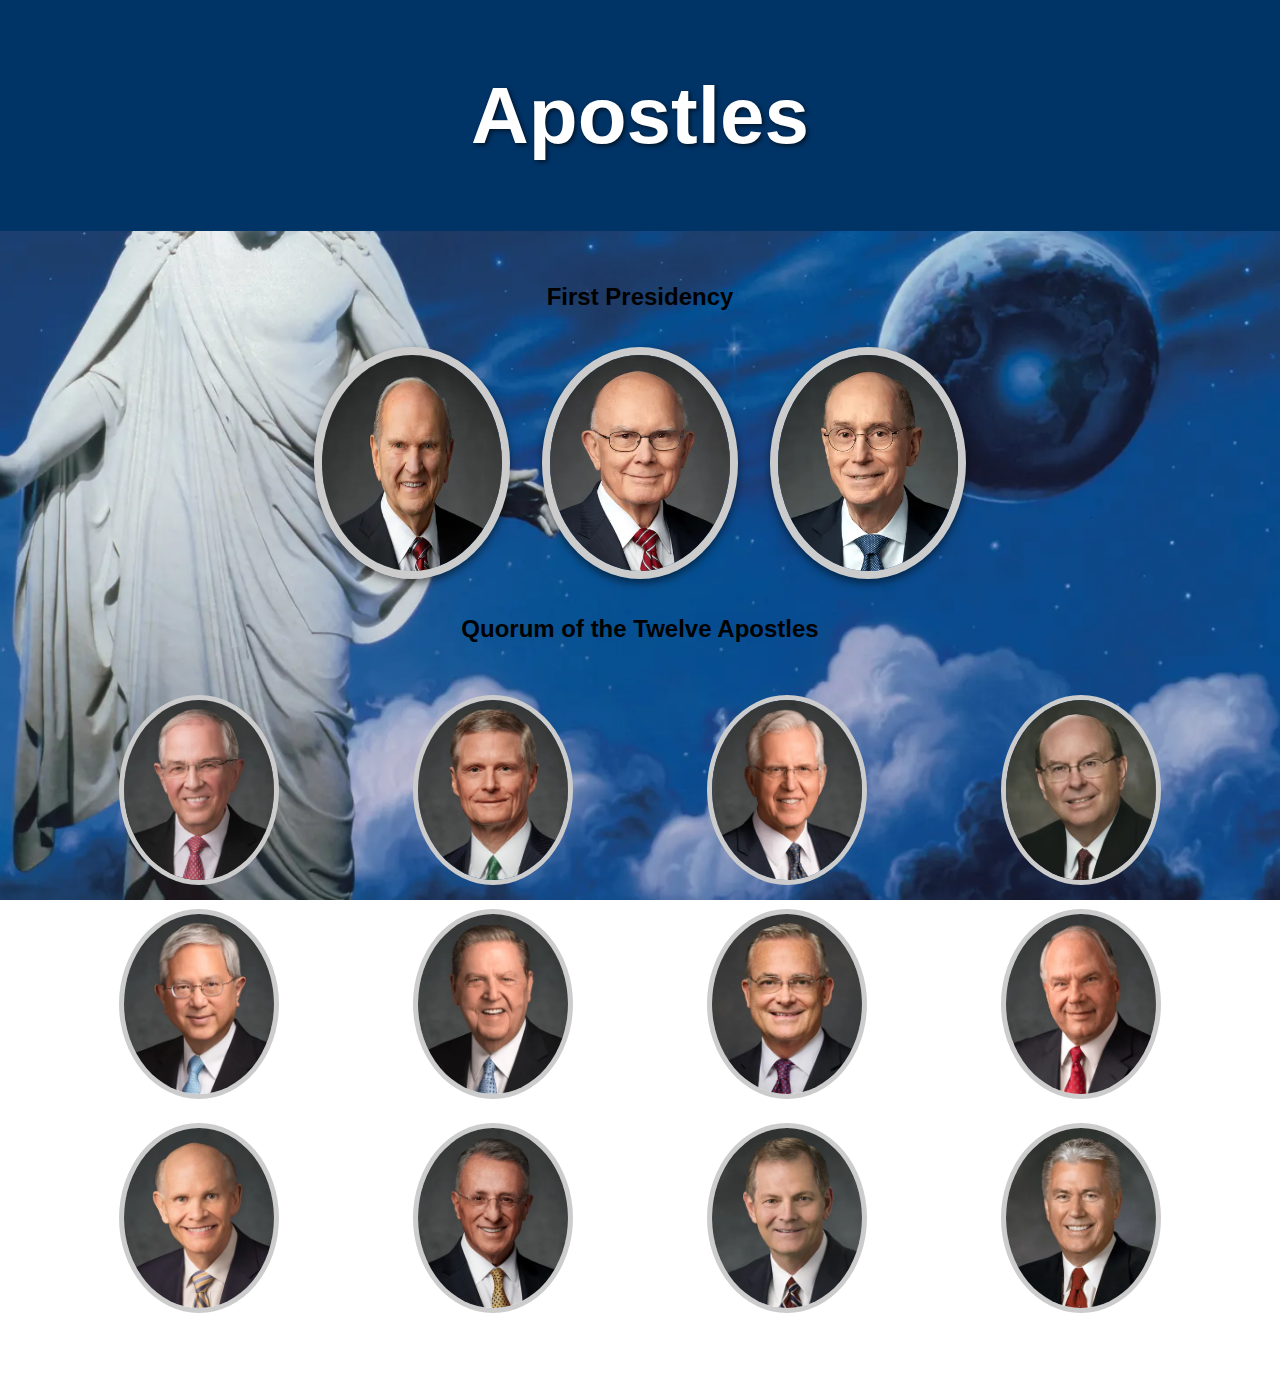
<file: ICE/apostle_spotlight/apostle_spotlight/apostles.html>
<!DOCTYPE html>
<html lang="en">
<head>
    <meta charset="UTF-8">
    <meta name="viewport" content="width=device-width, initial-scale=1.0">
    <title>Apostles Spotlights</title>
    <style>
        /* Insert styles here */
        body {
  font-family: Arial, sans-serif;
  margin: 0;
  padding: 0;
  background-color: #f9f9f9;
  background: url('images/christus.webp') no-repeat center center fixed;
  background-size: cover;
  text-align: center;
}

header {
  background-color: #003366;
  color: white;
  padding: 1rem;
  font-size: 2.5rem; 
  text-shadow: 2px 2px 4px rgba(0, 0, 0, 0.6); 
}

main {
  padding: 2rem;
}

.apostles {
  display: grid;
  grid-template-columns: repeat(4, 1fr);
  gap: 1.5rem;
  justify-items: center;
  padding: 2rem;
 
}

.apostles img {
  width: 150px;
  height: auto;
  border: 5px solid #ccc;
  border-radius: 8px;
  transition: border-color 0.3s ease;
  border-radius: 50%;
}

.apostles img:hover {
  border-color: #ff6600;
  transform: scale(1.05); 
}
.first-presidency {
  display: flex;
  justify-content: center;
  gap: 2rem;
  padding: 1rem 0;
}

.first-presidency img {
  width: 180px;
  height: auto;
  border: 8px solid #ccc;
  border-radius: 12px;
  box-shadow: 0 4px 8px rgba(0, 0, 0, 0.5);
  transition: border-color 0.3s ease, transform 0.3s ease;
  border-radius: 50%;
}

.first-presidency img:hover {
  border-color: #ff6600;
  transform: scale(1.05);
}
    </style>
</head>
<body>
    <!-- Insert HTML elements here -->
     <header>
  <h1>Apostles</h1>
</header>

<main>
  <h2>First Presidency</h2>
  <div class="first-presidency">
    <img src="images/nelson.webp" alt="Russell M. Nelson">
    <img src="images/oaks.webp" alt="Dallin H. Oaks">
    <img src="images/eyring.webp" alt="Henry B. Eyring">
  </div>

  <h2>Quorum of the Twelve Apostles</h2>
  <div class="apostles">
    <img src="images/anderson.webp" alt="Neil L. Andersen">
    <img src="images/bednar.webp" alt="David A. Bednar">
    <img src="images/christofferson.webp" alt="D. Todd Christofferson">
    <img src="images/cook.webp" alt="Quentin L. Cook">
    <img src="images/gong.webp" alt="Gerrit W. Gong">
    <img src="images/holland.webp" alt="Jeffrey R. Holland">
    <img src="images/kearon.webp" alt="Patrick Kearon">
    <img src="images/rasband.webp" alt="Ronald A. Rasband">
    <img src="images/renlund.webp" alt="Dale G. Renlund">
    <img src="images/soares.webp" alt="Ulisses Soares">
    <img src="images/stevenson.webp" alt="Gary E. Stevenson">
    <img src="images/uchtdorf.webp" alt="Dieter F. Uchtdorf">
  </div>
</main>
</body>
</html>
</file>
<file: styles/style.css>
:root {
  --primary: #2E4F2E;
  --secondary: #4A7C59;
  --neutral: #E6E6E6;
  --text-dark: #1C1C1C;
  --highlight: #F2B705;
}

body {
  font-family: Arial, sans-serif;
  background-color: var(--neutral);
  color: var(--text-dark);
  margin: 0;
  padding: 0;
}

header {
  background-color: var(--primary);
  color: white;
  padding: 1.5rem;
  display: flex;
  align-items: center;
  gap: 1rem;
}

header img {
  max-height: 60px;
}

nav {
  background-color: var(--secondary);
  padding: 0.5rem 1rem;
}

nav ul {
  list-style: none;
  display: flex;
  justify-content: center;
  gap: 2rem;
  margin: 0;
  padding: 0;
}

nav a {
  color: white;
  text-decoration: none;
  font-weight: bold;
}

nav a:hover {
  color: var(--highlight);
}

main {
  max-width: 1000px;
  margin: auto;
  padding: 2rem;
  background-color: white;
  display: grid;
  gap: 1.5rem;
}

main img {
  max-width: 100%;
  border: 2px solid var(--primary);
}

table {
  width: 100%;
  border-collapse: collapse;
}

th, td {
  padding: 0.75rem;
  border: 1px solid var(--secondary);
  text-align: left;
}

form {
  display: flex;
  flex-direction: column;
  gap: 0.75rem;
}

form input, form button {
  padding: 0.5rem;
  border: 1px solid var(--primary);
}

form button {
  background-color: var(--highlight);
  color: black;
  font-weight: bold;
  border: none;
  cursor: pointer;
}

form button:hover {
  background-color: var(--secondary);
  color: white;
}

footer {
  text-align: center;
  padding: 1rem;
  background-color: var(--primary);
  color: white;
}
.projects {
  padding: 1rem 0;
}

.project-grid {
  display: grid;
  grid-template-columns: repeat(auto-fit, minmax(260px, 1fr));
  gap: 1.5rem;
}

.project-card {
  background-color: var(--neutral);
  border: 2px solid var(--primary);
  padding: 1rem;
  text-decoration: none;
  color: var(--text-dark);
  border-radius: 8px;
  transition: transform 0.2s ease, box-shadow 0.2s ease;
}

.project-card:hover {
  transform: translateY(-4px);
  box-shadow: 0 4px 8px rgba(0,0,0,0.15);
  border-color: var(--highlight);
}

.project-card h3 {
  margin-top: 0;
  color: var(--primary);
}

.status {
  display: inline-block;
  margin-top: 0.5rem;
  font-weight: bold;
}

.status.complete {
  color: green;
}

.status.ongoing {
  color: orange;
}

.suggestion-box {
  margin-top: 2rem;
  background-color: #fff;
  border: 2px solid var(--primary);
  padding: 1rem;
  border-radius: 8px;
}

.suggestion-box h2 {
  margin-top: 0;
  color: var(--primary);
}

.suggestion-box input {
  width: 100%;
  padding: 0.5rem;
  border: 1px solid var(--secondary);
}

.suggestion-box button {
  margin-top: 0.5rem;
  background-color: var(--highlight);
  border: none;
  padding: 0.5rem 1rem;
  font-weight: bold;
  cursor: pointer;
}

.suggestion-box button:hover {
  background-color: var(--secondary);
  color: white;
}

.intro-banner {
  display: flex;
  justify-content: center;
  margin-top: 1rem;
  margin-bottom: 2rem;
}

.intro-banner img {
  max-width: 600px;
  height: auto;
  border-radius: 8px;
  box-shadow: 0 0 20px rgba(0, 0, 0, 0.2);
}
</file>
<file: wdd130/styles/style.css>
:root {
  --primary: #2E4F2E;
  --secondary: #4A7C59;
  --neutral: #E6E6E6;
  --text-dark: #1C1C1C;
  --highlight: #F2B705;
}

body {
  font-family: Arial, sans-serif;
  background-color: var(--neutral);
  color: var(--text-dark);
  margin: 0;
  padding: 0;
}

header {
  background-color: var(--primary);
  color: white;
  padding: 1.5rem;
  display: flex;
  align-items: center;
  gap: 1rem;
}

header img {
  max-height: 60px;
}

nav {
  background-color: var(--secondary);
  padding: 0.5rem 1rem;
}

nav ul {
  list-style: none;
  display: flex;
  justify-content: center;
  gap: 2rem;
  margin: 0;
  padding: 0;
}

nav a {
  color: white;
  text-decoration: none;
  font-weight: bold;
}

nav a:hover {
  color: var(--highlight);
}

main {
  max-width: 1000px;
  margin: auto;
  padding: 2rem;
  background-color: white;
  display: grid;
  gap: 1.5rem;
}

main img {
  max-width: 100%;
  border: 2px solid var(--primary);
}

table {
  width: 100%;
  border-collapse: collapse;
}

th, td {
  padding: 0.75rem;
  border: 1px solid var(--secondary);
  text-align: left;
}

form {
  display: flex;
  flex-direction: column;
  gap: 0.75rem;
}

form input, form button {
  padding: 0.5rem;
  border: 1px solid var(--primary);
}

form button {
  background-color: var(--highlight);
  color: black;
  font-weight: bold;
  border: none;
  cursor: pointer;
}

form button:hover {
  background-color: var(--secondary);
  color: white;
}

footer {
  text-align: center;
  padding: 1rem;
  background-color: var(--primary);
  color: white;
}
.projects {
  padding: 1rem 0;
}

.project-grid {
  display: grid;
  grid-template-columns: repeat(auto-fit, minmax(260px, 1fr));
  gap: 1.5rem;
}

.project-card {
  background-color: var(--neutral);
  border: 2px solid var(--primary);
  padding: 1rem;
  text-decoration: none;
  color: var(--text-dark);
  border-radius: 8px;
  transition: transform 0.2s ease, box-shadow 0.2s ease;
}

.project-card:hover {
  transform: translateY(-4px);
  box-shadow: 0 4px 8px rgba(0,0,0,0.15);
  border-color: var(--highlight);
}

.project-card h3 {
  margin-top: 0;
  color: var(--primary);
}

.status {
  display: inline-block;
  margin-top: 0.5rem;
  font-weight: bold;
}

.status.complete {
  color: green;
}

.status.ongoing {
  color: orange;
}

.suggestion-box {
  margin-top: 2rem;
  background-color: #fff;
  border: 2px solid var(--primary);
  padding: 1rem;
  border-radius: 8px;
}

.suggestion-box h2 {
  margin-top: 0;
  color: var(--primary);
}

.suggestion-box input {
  width: 100%;
  padding: 0.5rem;
  border: 1px solid var(--secondary);
}

.suggestion-box button {
  margin-top: 0.5rem;
  background-color: var(--highlight);
  border: none;
  padding: 0.5rem 1rem;
  font-weight: bold;
  cursor: pointer;
}

.suggestion-box button:hover {
  background-color: var(--secondary);
  color: white;
}

.intro-banner {
  display: flex;
  justify-content: center;
  margin-top: 1rem;
  margin-bottom: 2rem;
}

.intro-banner img {
  max-width: 600px;
  height: auto;
  border-radius: 8px;
  box-shadow: 0 0 20px rgba(0, 0, 0, 0.2);
}
</file>
<file: ICE/fathersday/fathersday/styles/styles.css>
/* General Styles */
body {
  font-family: 'Trebuchet MS', 'Segoe UI', sans-serif;
  background: linear-gradient(to bottom right, #e8f5e9, #a5d6a7);
  color: #2e7d32;
  padding: 0;
  margin: 0;
}


/* Header / Title */
h1 {
  text-align: center;
  font-size: 4rem;
  color: #1b5e20;
  margin-top: 2rem;
  text-shadow: 3px 3px 5px rgba(0, 0, 0, 0.2);
  border-bottom: 4px double #4caf50;
  padding-bottom: 0.5rem;
}

/* Sections */
section {
  background: white;
  margin: 2rem auto;
  padding: 2rem;
  max-width: 850px;
  border-radius: 12px;
  box-shadow: 0 0 15px rgba(0, 0, 0, 0.15);
  transition: transform 0.3s ease;
}

section:hover {
  transform: scale(1.02);
}

/* Paragraphs */
p {
  font-size: 1.2rem;
  line-height: 1.6;
}

/* Images */
img {
  display: block;
  margin: 1rem auto;
  max-width: 100%;
  border: 5px solid #81c784;
  border-radius: 10px;
}

/* Footer */
footer {
  text-align: center;
  background-color: #388e3c;
  color: white;
  padding: 1.5rem;
  font-size: 1.2rem;
  margin-top: 3rem;
  border-top: 3px solid #1b5e20;
  box-shadow: 0 -3px 6px rgba(0, 0, 0, 0.15);
}


ul, ol {
  padding-left: 2rem;
  font-size: 1.2rem;
}

blockquote {
  font-style: italic;
  background-color: #f1f8e9;
  padding: 1rem;
  border-left: 6px solid #66bb6a;
  margin: 1rem 0;
}

button {
  background-color: #388e3c;
  color: white;
  border: none;
  padding: 10px 20px;
  font-size: 1rem;
  border-radius: 5px;
  cursor: pointer;
}

button:hover {
  background-color: #2e7d32;
}

img {
  display: block;
  max-width: 100%;
  margin: 2rem auto;
  border: 5px solid #81c784;
  border-radius: 10px;
  transition: transform 0.3s ease;
}

img:hover {
  transform: rotate(-2deg) scale(1.06);
}

/* --- Nav Styling --- */
nav ul {
  list-style: none;
  display: flex;
  justify-content: center;
  gap: 2rem;
  padding: 1rem;
  background-color: #2e7d32;
  border-bottom: 4px solid #81c784;
  border-radius: 0 0 10px 10px;
}

nav ul li {
  background-color: #a5d6a7;
  padding: 0.75rem 1.25rem;
  border-radius: 8px;
  font-weight: bold;
  font-size: 1.1rem;
  color: #1b5e20;
  box-shadow: 2px 2px 6px rgba(0, 0, 0, 0.2);
  transition: transform 0.3s ease, background-color 0.3s ease;
  cursor: pointer;
}

nav ul li:hover {
  background-color: #66bb6a;
  transform: scale(1.1);
}

nav ul li:nth-child(1)::before {
  content: "👔 ";
}

nav ul li:nth-child(2)::before {
  content: "☕ ";
}

nav ul li:nth-child(3)::before {
  content: "🔧 ";
}

nav ul li:nth-child(4)::before {
  content: "💌 ";
}
</file>
<file: wwr/styles/styles.css>
/* BASE RESET */
* {
  box-sizing: border-box;
  margin: 0;
  padding: 0;
}

body {
  font-family: 'Raleway', sans-serif;
  font-size: 18px;
  background-color: #13a838;
  color: black;
  line-height: 1.6;
}

/* HEADER GRID */
header {
  display: grid;
  grid-template-columns: 150px auto;
  background-color: rgba(20, 30, 13, 0.7);
  padding: 20px;
}

#logo_link {
  padding-top: 5px;
  justify-self: center;
  align-self: center;
}

.logo {
  width: 80px;
}

nav {
  display: flex;
  justify-content: space-around;
  align-items: center;
}

nav a {
  color: #fcfbfb;
  text-decoration: none;
  padding: 35px;
  font-size: 1em;
}

nav a:hover {
  background-color: black;
  color: #d9c2a3;
}

/* HERO GRID */
#hero {
  display: grid;
  grid-template-columns: 1fr 3fr 1fr;
  margin-top: -100px;
}

#hero-box {
  grid-column: 1/4;
  grid-row: 1/3;
  z-index: -1;
}

#hero-img {
  width: 100%;
  display: block;
}

#hero-msg {
  grid-column: 2/3;
  grid-row: 1/2;
  margin-top: 100px;
  text-align: center;
}

#hero-msg h1 {
  font-family: 'Rock Salt', cursive;
  font-size: 2.5rem;
  color: black;
}

#hero-msg h4 {
  color: white;
}

.button-box a {
  display: inline-block;
  padding: 10px 20px;
  background-color: #d9c2a3;
  color: black;
  border-radius: 5px;
  text-decoration: none;
  margin-top: 10px;
}

.button-box a:hover {
  background-color: #bfa380;
}

/* MAIN GRID */
.home-grid {
  display: grid;
  grid-template-columns: repeat(10, 1fr);
  gap: 20px;
  padding: 40px 20px;
}

.card-img, .mountains {
  width: 100%;
}

.rivers-card {
  grid-column: 2/4;
  grid-row: 2/3;
}

.camping-card {
  grid-column: 5/7;
  grid-row: 2/3;
}

.rapids-card {
  grid-column: 8/10;
  grid-row: 2/3;
}

#background {
  grid-column: 1/11;
  grid-row: 4/9;
}

.mountains {
  grid-column: 2/7;
  grid-row: 5/8;
  box-shadow: 5px 5px 10px #6f7364;
}

.msg {
  background-color: #6f7364;
  padding: 35px;
  grid-column: 6/10;
  grid-row: 6/7;
  box-shadow: 5px 5px 10px #6f7364;
}

/* IMAGE HOVER EFFECTS */
.card-img {
  border: 10px solid #d9c2a3;
  transition: transform .5s;
  box-shadow: 5px 5px 10px #6f7364;
}

.card-img:hover {
  opacity: .6;
  transform: scale(1.1);
}

/* FOOTER */
footer {
  background-color: #6f7364;
  padding: 25px 50px;
  margin-top: 200px;
  display: flex;
  justify-content: space-around;
  align-items: center;
}

footer a {
  color: white;
  text-decoration: none;
}

.social img {
  width: 40px;
  height: 40px;
  margin: 0 10px;
}

/* RESPONSIVE DESIGN */
@media screen and (max-width: 900px) {
  #hero, .home-grid {
    display: block;
    height: auto;
  }

  nav, footer {
    flex-direction: column;
  }

  nav a {
    display: block;
    padding: 15px;
  }

  #hero {
    margin-top: 0;
  }

  #hero-msg {
    margin-top: 0;
  }

  #hero-msg h4 {
    display: none;
  }

  #hero-msg h1 {
    color: #6f7364;
  }

  .home-title {
    font-size: 25px;
  }

  .rivers-card, .camping-card, .rapids-card {
    margin: 50px auto;
    width: 60%;
  }

  #background {
    display: none;
  }

  .mountains, .msg {
    width: 80%;
    display: block;
    margin: 0 auto;
  }

  footer {
    margin-top: 25px;
  }
}
</file>
